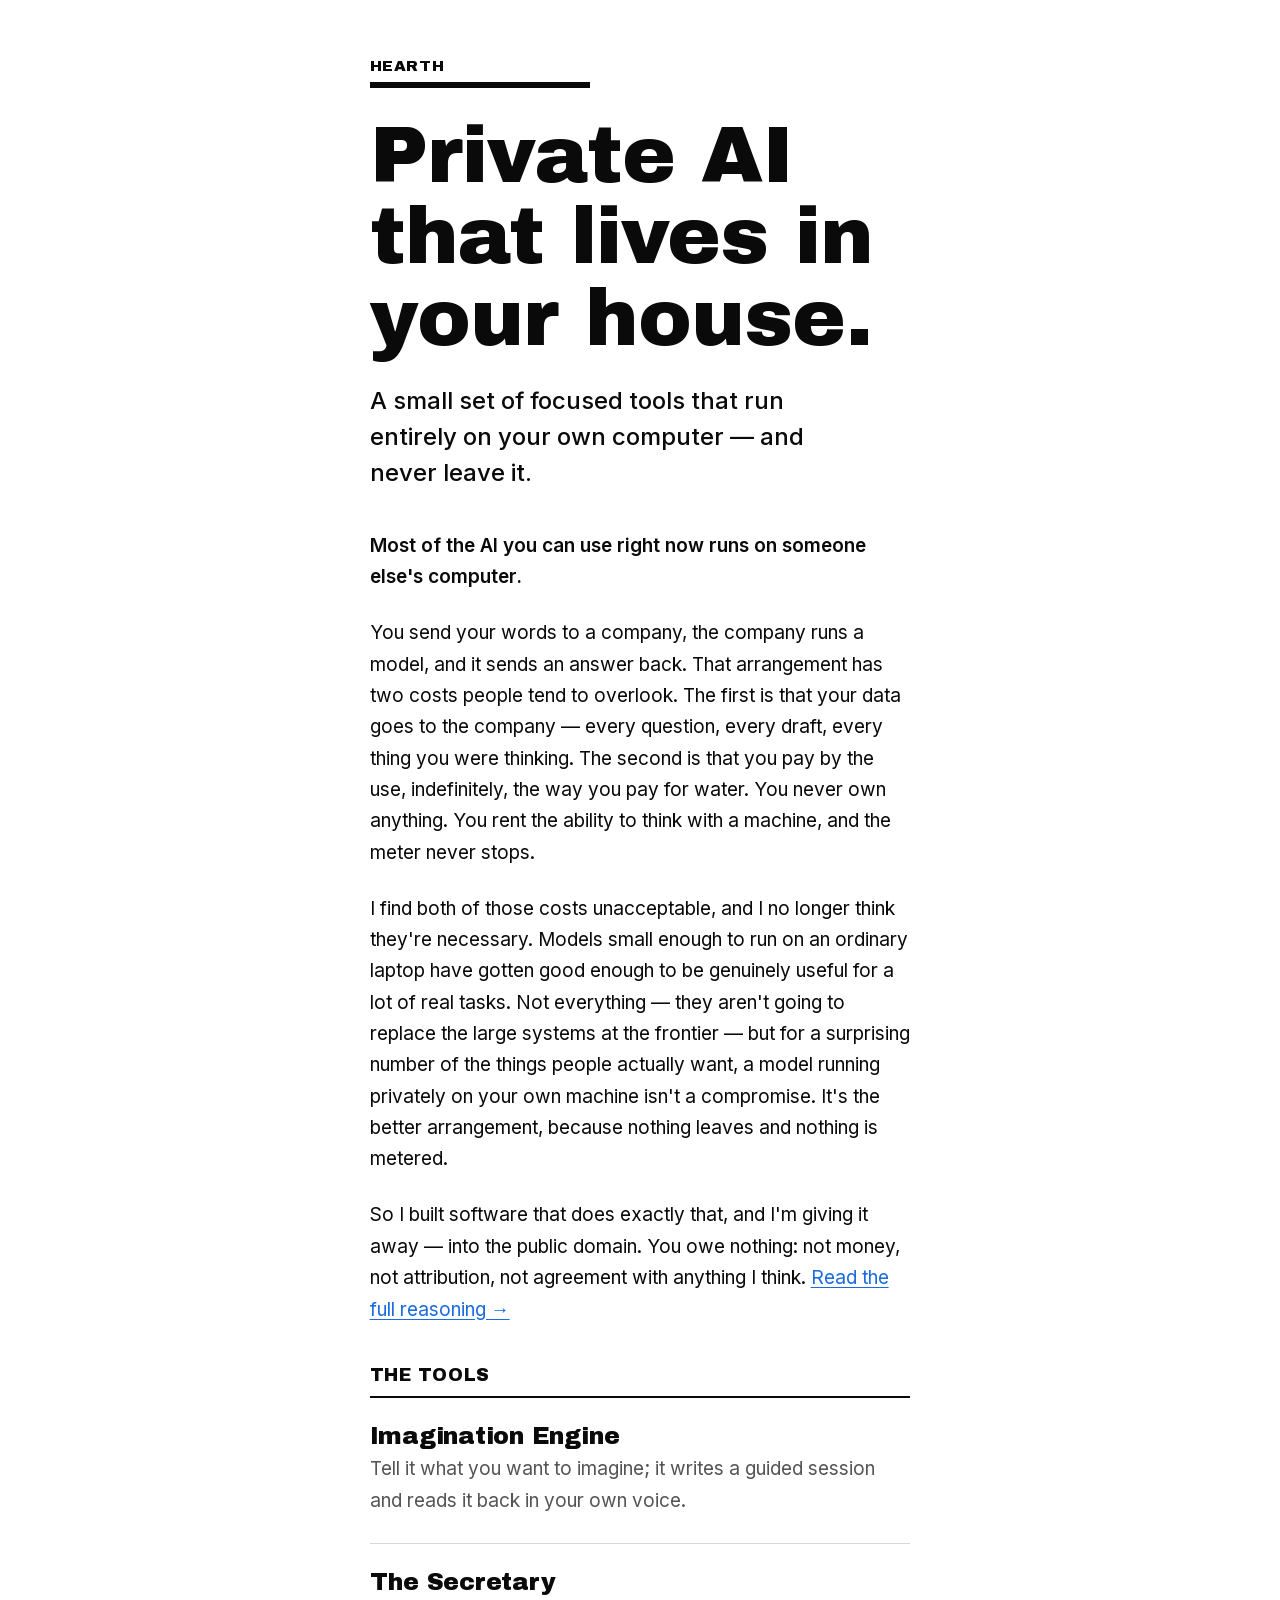
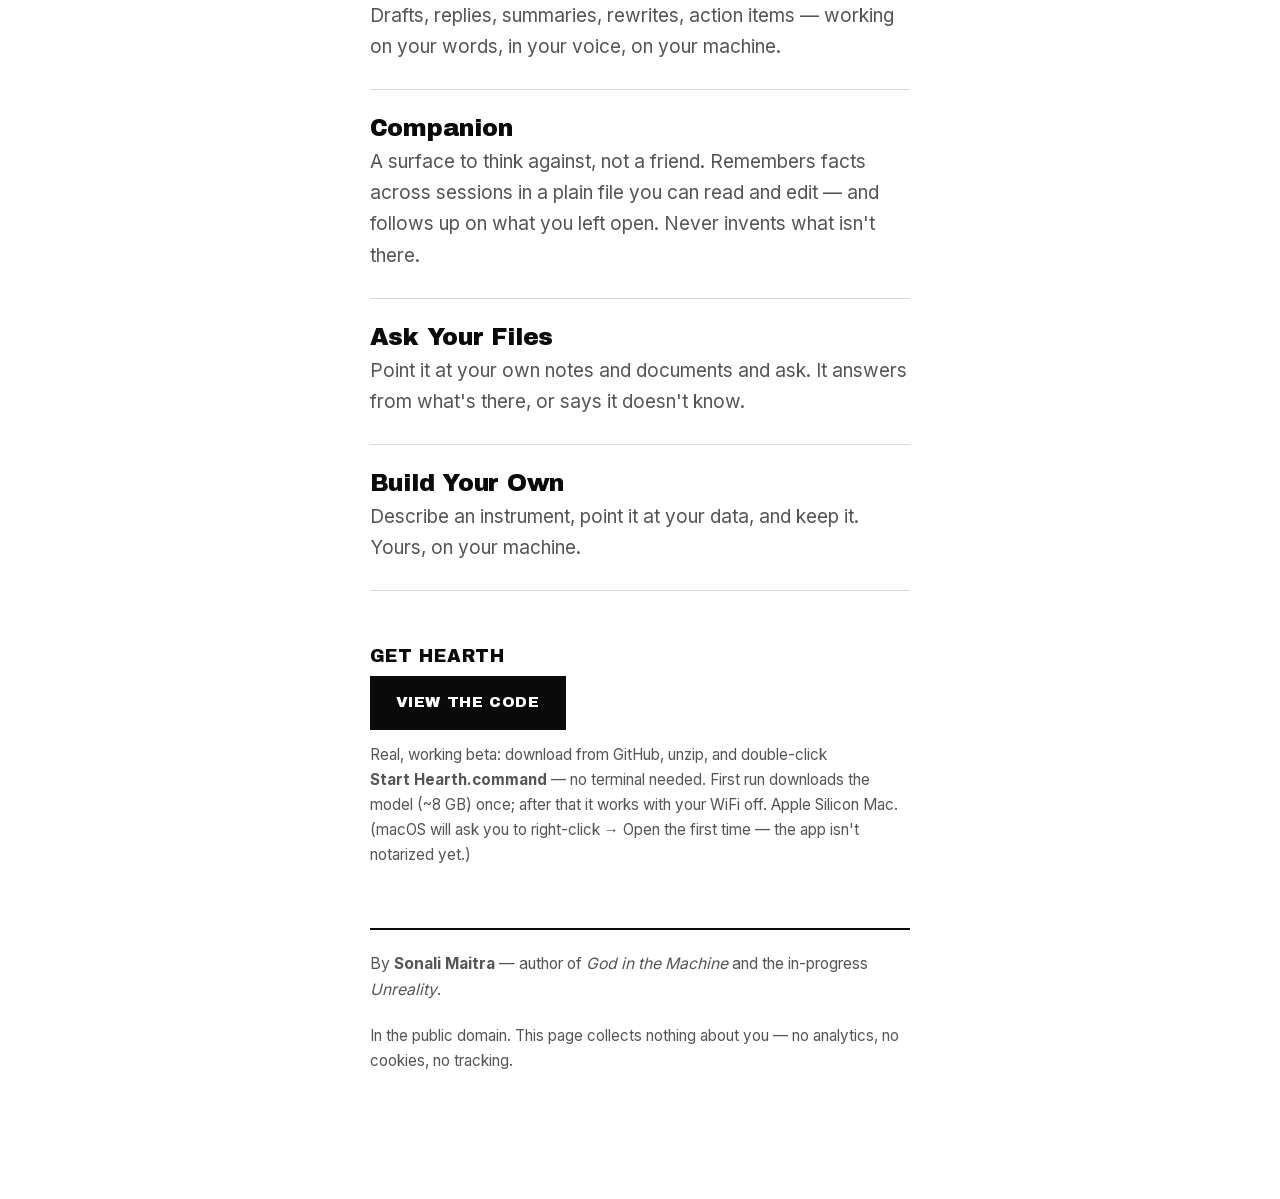
<file: index.html>
<!doctype html>
<html lang="en">
<head>
  <meta charset="utf-8">
  <meta name="viewport" content="width=device-width, initial-scale=1">
  <title>Hearth — private AI that lives in your house</title>
  <meta name="description" content="A small set of focused AI tools that run entirely on your own computer. Nothing is uploaded, metered, or sent anywhere. Public domain. By Sonali Maitra.">
  <meta property="og:title" content="Hearth">
  <meta property="og:description" content="Private AI that lives in your house and never leaves it.">
  <link rel="stylesheet" href="./hearth.css">
  <style>
    /* page-specific accents on top of the shared B&W theme */
    .lede { font-size: clamp(1.15rem, 2.4vw, 1.5rem); line-height: 1.5; max-width: 30ch;
      font-weight: 500; margin: 0 0 1.6em; }
    .essay p { max-width: 62ch; }
    .essay .standfirst { font-weight: 600; }
    .toolrow { border-top: 2px solid var(--ink); margin-top: 0.5em; }
    .t { border-bottom: 1px solid var(--faint); padding: 1.4em 0; }
    .t h3 { margin: 0 0 0.2em; } .t p { color: var(--dim); margin: 0; max-width: 60ch; }
    .t .tag { float: right; font-family: var(--display); font-size: 0.7rem; text-transform: uppercase;
      letter-spacing: 0.05em; color: var(--dim); border: 1px solid var(--faint); padding: 2px 7px; }
    .get { margin: 3em 0 1em; }
    .btn { display: inline-block; font-family: var(--display); text-transform: uppercase;
      letter-spacing: 0.04em; font-size: 0.95rem; padding: 14px 26px; background: var(--ink);
      color: var(--paper); text-decoration: none; }
    .btn:hover { background: var(--paper); color: var(--ink); box-shadow: inset 0 0 0 1.5px var(--ink); }
    .get .nb { color: var(--dim); font-size: 0.95rem; margin-top: 0.8em; }
    .byline { color: var(--dim); font-size: 0.98rem; }
    .byline em { font-style: italic; }
  </style>
</head>
<body>
  <div class="narrow">

    <p class="kicker">Hearth</p>
    <hr class="rule">
    <h1>Private AI that lives in your house.</h1>
    <p class="lede">A small set of focused tools that run entirely on your own computer — and never leave it.</p>

    <div class="essay">
      <p class="standfirst">Most of the AI you can use right now runs on someone else's computer.</p>
      <p>You send your words to a company, the company runs a model, and it sends an answer back. That arrangement has two costs people tend to overlook. The first is that your data goes to the company — every question, every draft, every thing you were thinking. The second is that you pay by the use, indefinitely, the way you pay for water. You never own anything. You rent the ability to think with a machine, and the meter never stops.</p>
      <p>I find both of those costs unacceptable, and I no longer think they're necessary. Models small enough to run on an ordinary laptop have gotten good enough to be genuinely useful for a lot of real tasks. Not everything — they aren't going to replace the large systems at the frontier — but for a surprising number of the things people actually want, a model running privately on your own machine isn't a compromise. It's the better arrangement, because nothing leaves and nothing is metered.</p>
      <p>So I built software that does exactly that, and I'm giving it away — into the public domain. You owe nothing: not money, not attribution, not agreement with anything I think. <a href="https://github.com/tsonali/hearth/blob/main/MANIFESTO.md">Read the full reasoning →</a></p>
    </div>

    <h2>The Tools</h2>
    <div class="toolrow">
      <div class="t"><h3>Imagination Engine</h3><p>Tell it what you want to imagine; it writes a guided session and reads it back in your own voice.</p></div>
      <div class="t"><h3>The Secretary</h3><p>Drafts, replies, summaries, rewrites, action items — working on your words, in your voice, on your machine.</p></div>
      <div class="t"><h3>Companion</h3><p>A surface to think against, not a friend. Remembers facts across sessions in a plain file you can read and edit — and follows up on what you left open. Never invents what isn't there.</p></div>
      <div class="t"><h3>Ask Your Files</h3><p>Point it at your own notes and documents and ask. It answers from what's there, or says it doesn't know.</p></div>
      <div class="t"><h3>Build Your Own</h3><p>Describe an instrument, point it at your data, and keep it. Yours, on your machine.</p></div>
    </div>

    <div class="get">
      <h2>Get Hearth</h2>
      <a class="btn" href="https://github.com/tsonali/hearth">View the code</a>
      <p class="nb">Real, working beta: download from GitHub, unzip, and double-click <strong>Start&nbsp;Hearth.command</strong> — no terminal needed. First run downloads the model (~8&nbsp;GB) once; after that it works with your WiFi off. Apple Silicon Mac. (macOS will ask you to right-click&nbsp;→&nbsp;Open the first time — the app isn't notarized yet.)</p>
    </div>

    <div class="foot">
      <p class="byline">By <strong>Sonali Maitra</strong> — author of <em>God in the Machine</em> and the in-progress <em>Unreality</em>.</p>
      In the public domain. This page collects nothing about you — no analytics, no cookies, no tracking.
    </div>

  </div>
</body>
</html>
</file>
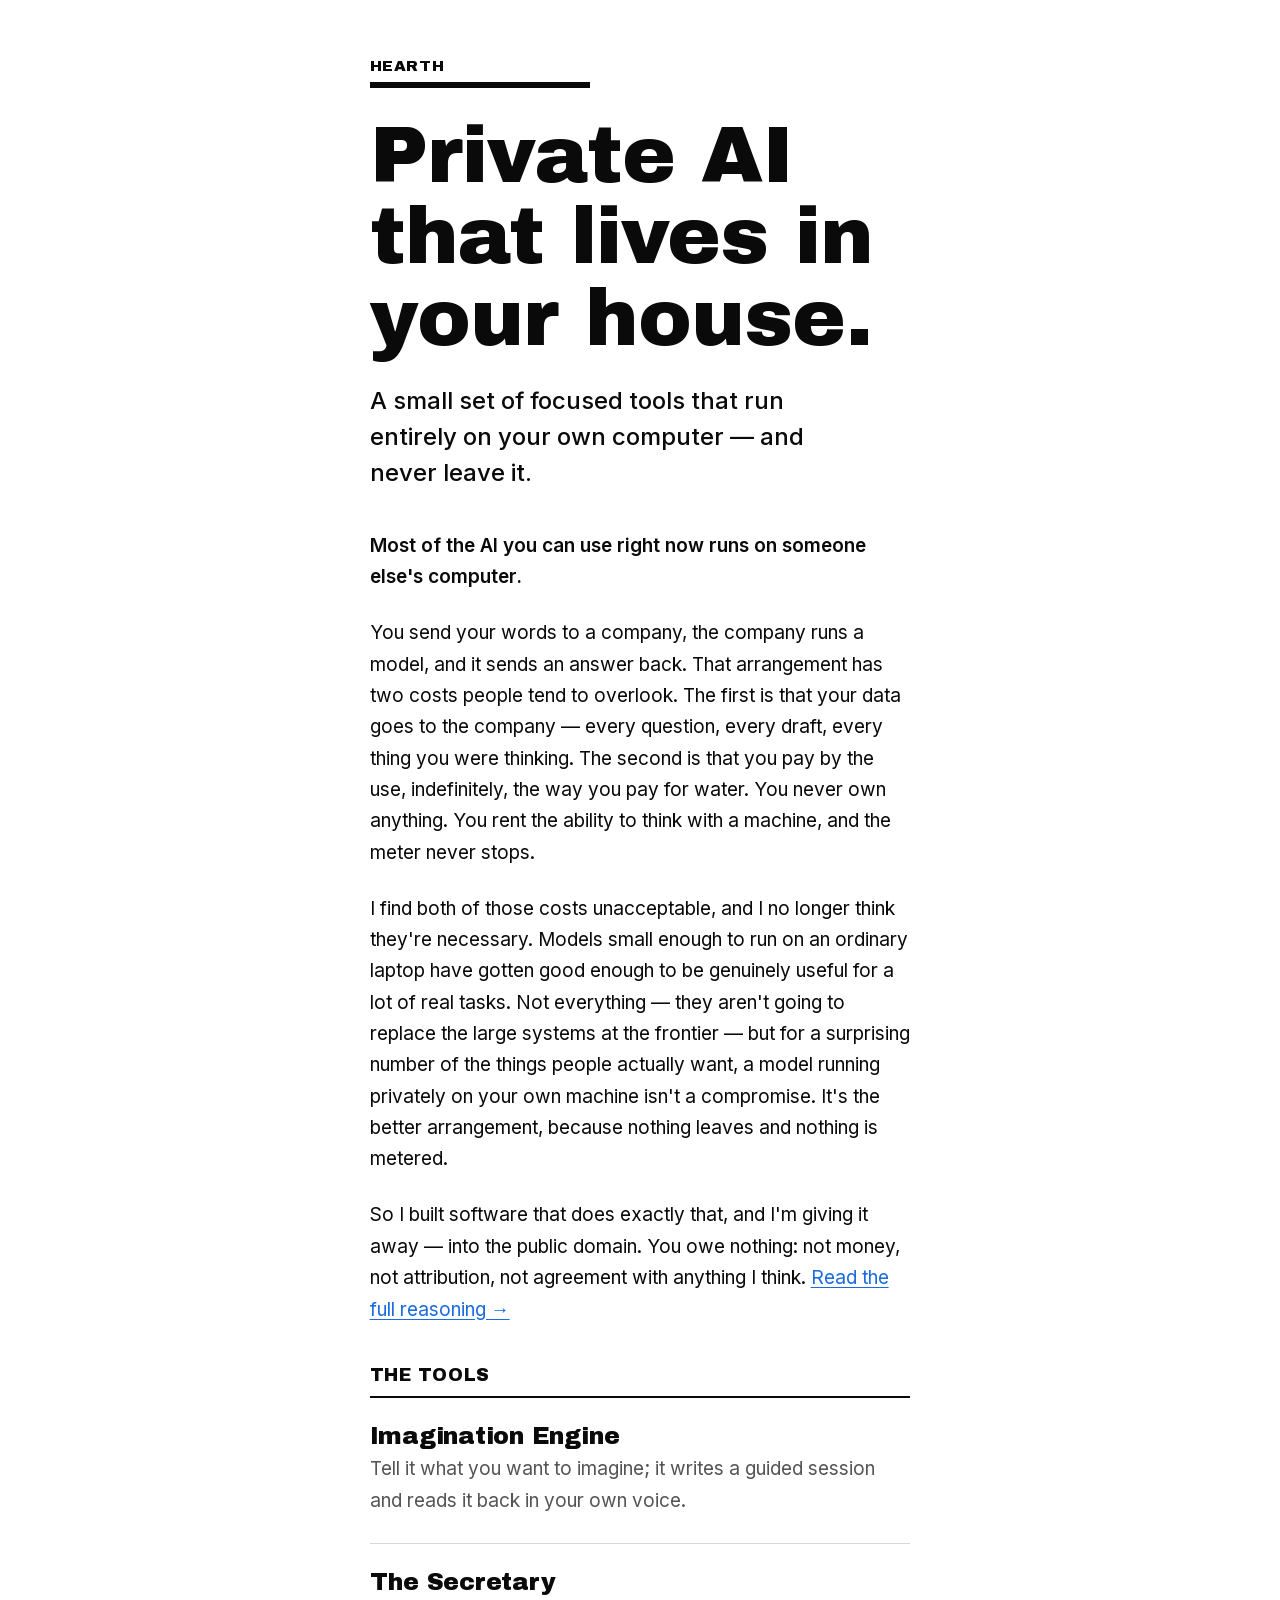
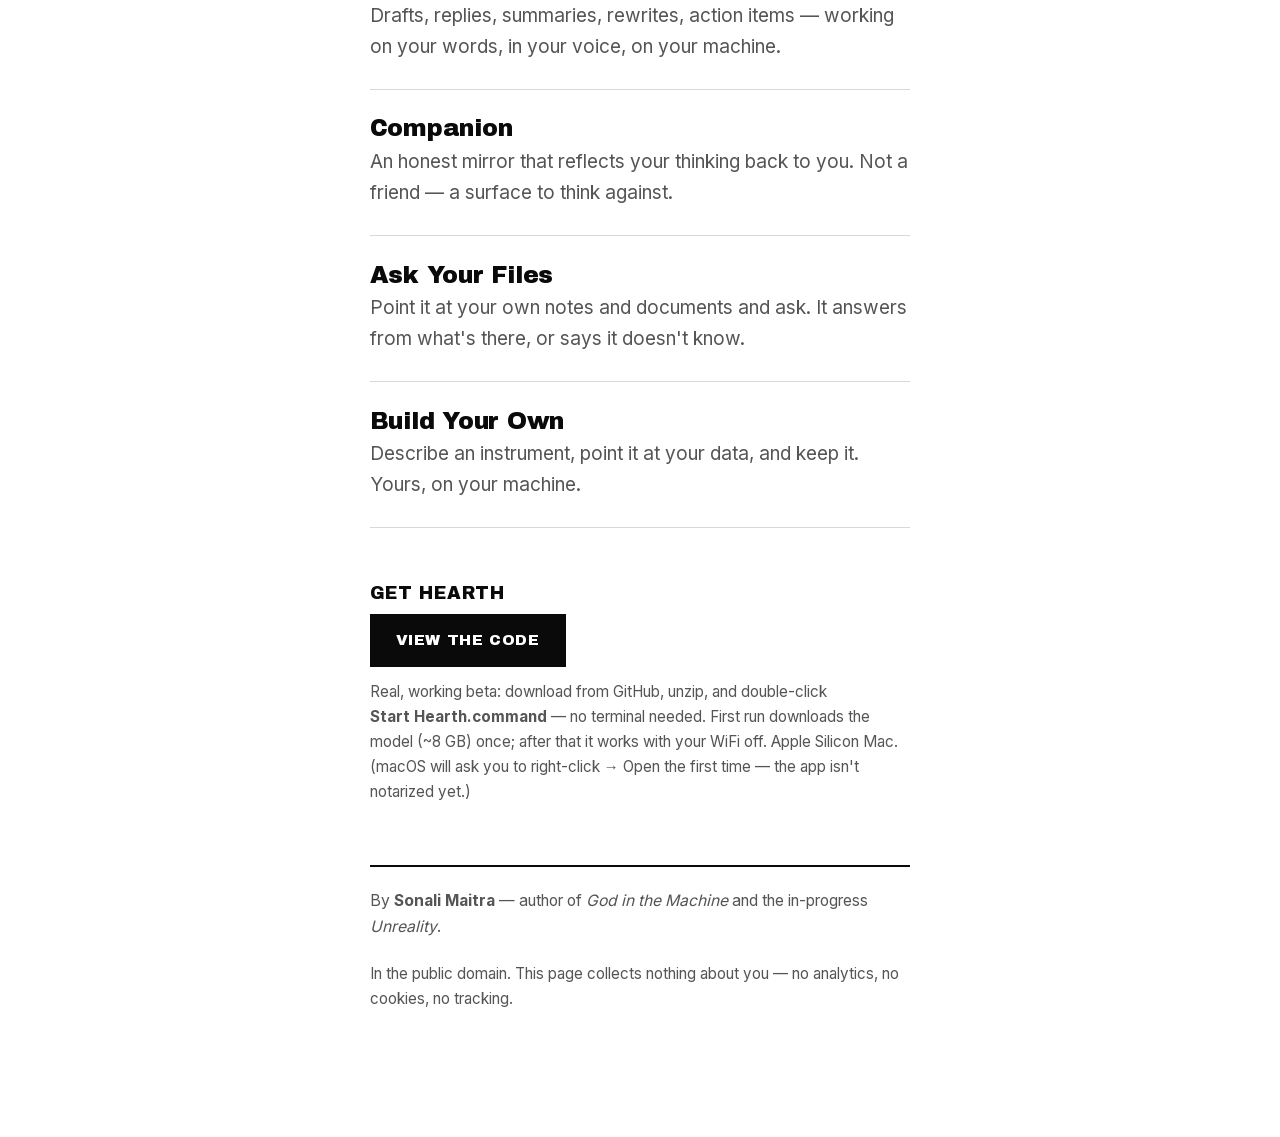
<file: site/index.html>
<!doctype html>
<html lang="en">
<head>
  <meta charset="utf-8">
  <meta name="viewport" content="width=device-width, initial-scale=1">
  <title>Hearth — private AI that lives in your house</title>
  <meta name="description" content="A small set of focused AI tools that run entirely on your own computer. Nothing is uploaded, metered, or sent anywhere. Public domain. By Sonali Maitra.">
  <meta property="og:title" content="Hearth">
  <meta property="og:description" content="Private AI that lives in your house and never leaves it.">
  <link rel="stylesheet" href="./hearth.css">
  <style>
    /* page-specific accents on top of the shared B&W theme */
    .lede { font-size: clamp(1.15rem, 2.4vw, 1.5rem); line-height: 1.5; max-width: 30ch;
      font-weight: 500; margin: 0 0 1.6em; }
    .essay p { max-width: 62ch; }
    .essay .standfirst { font-weight: 600; }
    .toolrow { border-top: 2px solid var(--ink); margin-top: 0.5em; }
    .t { border-bottom: 1px solid var(--faint); padding: 1.4em 0; }
    .t h3 { margin: 0 0 0.2em; } .t p { color: var(--dim); margin: 0; max-width: 60ch; }
    .t .tag { float: right; font-family: var(--display); font-size: 0.7rem; text-transform: uppercase;
      letter-spacing: 0.05em; color: var(--dim); border: 1px solid var(--faint); padding: 2px 7px; }
    .get { margin: 3em 0 1em; }
    .btn { display: inline-block; font-family: var(--display); text-transform: uppercase;
      letter-spacing: 0.04em; font-size: 0.95rem; padding: 14px 26px; background: var(--ink);
      color: var(--paper); text-decoration: none; }
    .btn:hover { background: var(--paper); color: var(--ink); box-shadow: inset 0 0 0 1.5px var(--ink); }
    .get .nb { color: var(--dim); font-size: 0.95rem; margin-top: 0.8em; }
    .byline { color: var(--dim); font-size: 0.98rem; }
    .byline em { font-style: italic; }
  </style>
</head>
<body>
  <div class="narrow">

    <p class="kicker">Hearth</p>
    <hr class="rule">
    <h1>Private AI that lives in your house.</h1>
    <p class="lede">A small set of focused tools that run entirely on your own computer — and never leave it.</p>

    <div class="essay">
      <p class="standfirst">Most of the AI you can use right now runs on someone else's computer.</p>
      <p>You send your words to a company, the company runs a model, and it sends an answer back. That arrangement has two costs people tend to overlook. The first is that your data goes to the company — every question, every draft, every thing you were thinking. The second is that you pay by the use, indefinitely, the way you pay for water. You never own anything. You rent the ability to think with a machine, and the meter never stops.</p>
      <p>I find both of those costs unacceptable, and I no longer think they're necessary. Models small enough to run on an ordinary laptop have gotten good enough to be genuinely useful for a lot of real tasks. Not everything — they aren't going to replace the large systems at the frontier — but for a surprising number of the things people actually want, a model running privately on your own machine isn't a compromise. It's the better arrangement, because nothing leaves and nothing is metered.</p>
      <p>So I built software that does exactly that, and I'm giving it away — into the public domain. You owe nothing: not money, not attribution, not agreement with anything I think. <a href="https://github.com/tsonali/hearth/blob/main/MANIFESTO.md">Read the full reasoning →</a></p>
    </div>

    <h2>The Tools</h2>
    <div class="toolrow">
      <div class="t"><h3>Imagination Engine</h3><p>Tell it what you want to imagine; it writes a guided session and reads it back in your own voice.</p></div>
      <div class="t"><h3>The Secretary</h3><p>Drafts, replies, summaries, rewrites, action items — working on your words, in your voice, on your machine.</p></div>
      <div class="t"><h3>Companion</h3><p>An honest mirror that reflects your thinking back to you. Not a friend — a surface to think against.</p></div>
      <div class="t"><h3>Ask Your Files</h3><p>Point it at your own notes and documents and ask. It answers from what's there, or says it doesn't know.</p></div>
      <div class="t"><h3>Build Your Own</h3><p>Describe an instrument, point it at your data, and keep it. Yours, on your machine.</p></div>
    </div>

    <div class="get">
      <h2>Get Hearth</h2>
      <a class="btn" href="https://github.com/tsonali/hearth">View the code</a>
      <p class="nb">Real, working beta: download from GitHub, unzip, and double-click <strong>Start&nbsp;Hearth.command</strong> — no terminal needed. First run downloads the model (~8&nbsp;GB) once; after that it works with your WiFi off. Apple Silicon Mac. (macOS will ask you to right-click&nbsp;→&nbsp;Open the first time — the app isn't notarized yet.)</p>
    </div>

    <div class="foot">
      <p class="byline">By <strong>Sonali Maitra</strong> — author of <em>God in the Machine</em> and the in-progress <em>Unreality</em>.</p>
      In the public domain. This page collects nothing about you — no analytics, no cookies, no tracking.
    </div>

  </div>
</body>
</html>
</file>
<file: hearth.css>
/* Hearth — black & white editorial theme.
   Serious, purpose-driven, institutional (ref: BU Tanglewood Lifebook).
   Big bold mixed-case headlines (Archivo Black), caps for labels/nav, clean
   humanist body (Inter), lots of whitespace, pure black on pure white. */

@font-face { font-family: 'Archivo Black'; src: url('./fonts/archivo-black-latin.woff2') format('woff2');
  font-weight: 400; font-display: swap; }
@font-face { font-family: 'Inter'; src: url('./fonts/inter-var-latin.woff2') format('woff2');
  font-weight: 100 900; font-display: swap; }

:root {
  --ink: #0a0a0a;
  --paper: #ffffff;
  --dim: #555555;
  --rule: #0a0a0a;
  --faint: #d8d8d8;
  --link: #1a6be0;          /* the single restrained accent, like the reference */
  --display: 'Archivo Black', 'Arial Black', sans-serif;
  --body: 'Inter', -apple-system, 'Helvetica Neue', Arial, sans-serif;
  --pad-x: 7vw;
}

* { box-sizing: border-box; }
html { -webkit-font-smoothing: antialiased; }
body {
  margin: 0; background: var(--paper); color: var(--ink);
  font-family: var(--body); font-size: 19px; line-height: 1.65;
  font-weight: 400;
}

h1, h2, h3 { font-family: var(--display); font-weight: 400; line-height: 1.02;
  letter-spacing: -0.01em; }
h1 { font-size: clamp(2.6rem, 7vw, 5rem); margin: 0 0 0.3em; }
h2 { font-size: 1.1rem; text-transform: uppercase; letter-spacing: 0.04em;
  margin: 2.4em 0 0.6em; }
h3 { font-size: 1.5rem; margin: 0 0 0.35em; }

p { margin: 0 0 1.3em; max-width: 60ch; }
em, i { font-style: italic; }
a { color: var(--link); text-decoration: underline; text-underline-offset: 3px; }
a:hover { color: var(--ink); }

.kicker { font-family: var(--display); text-transform: uppercase;
  letter-spacing: 0.04em; font-size: 0.95rem; color: var(--ink); margin: 0 0 0.2em; }
.rule { border: 0; border-top: 6px solid var(--rule); margin: 0 0 1.4em; max-width: 220px; }
.dim { color: var(--dim); }

/* layout */
.wrap { max-width: 1100px; margin: 0 auto; padding: 6vh var(--pad-x) 12vh; }
.narrow { max-width: 720px; margin: 0 auto; padding: 6vh var(--pad-x) 14vh; }
.home { display: inline-block; font-family: var(--display); text-transform: uppercase;
  font-size: 0.85rem; letter-spacing: 0.04em; color: var(--ink); text-decoration: none;
  margin-bottom: 2.5em; }
.home:hover { color: var(--link); }

/* tool index (hub) — an institutional list, not gimmick cards */
.tools { border-top: 2px solid var(--rule); margin-top: 2.5em; }
.tool { display: block; border-bottom: 1px solid var(--faint); padding: 1.5em 0;
  color: var(--ink); text-decoration: none; }
.tool:hover { background: #fafafa; }
.tool h3 { text-transform: none; }
.tool p { color: var(--dim); margin: 0; font-size: 1.02rem; }
.tool.disabled { opacity: 0.45; pointer-events: none; }
.tool .tag { float: right; font-family: var(--display); font-size: 0.7rem;
  text-transform: uppercase; letter-spacing: 0.05em; color: var(--dim);
  border: 1px solid var(--faint); padding: 2px 7px; }

/* chat / qa surfaces */
.note { border-left: 3px solid var(--ink); padding: 0.4em 0 0.4em 1.1em;
  margin: 1.6em 0 2.2em; color: var(--dim); font-size: 1.02rem; max-width: 60ch; }
.note strong { color: var(--ink); }
.row { display: flex; gap: 12px; margin: 1em 0; }
input[type=text], #box, #q, #path {
  flex: 1; font-family: var(--body); font-size: 1.05rem; padding: 12px 14px;
  border: 1.5px solid var(--ink); background: var(--paper); color: var(--ink); }
input:focus { outline: 2px solid var(--ink); outline-offset: -1px; }
button { font-family: var(--display); text-transform: uppercase; font-size: 0.85rem;
  letter-spacing: 0.04em; padding: 12px 22px; background: var(--ink); color: var(--paper);
  border: 1.5px solid var(--ink); cursor: pointer; }
button:hover { background: var(--paper); color: var(--ink); }
button:disabled { background: var(--faint); border-color: var(--faint); color: #fff; cursor: default; }

#log { margin-top: 1.5em; }
.msg, .a { white-space: pre-wrap; line-height: 1.6; margin: 0 0 1.4em; }
.you, .q { font-weight: 600; }
.you::before { content: "YOU — "; font-family: var(--display); font-size: 0.72rem;
  letter-spacing: 0.05em; color: var(--dim); }
.q::before { content: "Q — "; font-family: var(--display); font-size: 0.72rem; color: var(--dim); }
.think { color: var(--dim); font-style: italic; }
.src { color: var(--dim); font-size: 0.85rem; margin-top: -0.8em; margin-bottom: 1.6em;
  text-transform: uppercase; letter-spacing: 0.03em; }

.foot { margin-top: 4em; border-top: 2px solid var(--rule); padding-top: 1.4em;
  color: var(--dim); font-size: 0.95rem; }
.foot a { color: var(--dim); }
.foot a:hover { color: var(--ink); }
</file>
<file: site/hearth.css>
/* Hearth — black & white editorial theme.
   Serious, purpose-driven, institutional (ref: BU Tanglewood Lifebook).
   Big bold mixed-case headlines (Archivo Black), caps for labels/nav, clean
   humanist body (Inter), lots of whitespace, pure black on pure white. */

@font-face { font-family: 'Archivo Black'; src: url('./fonts/archivo-black-latin.woff2') format('woff2');
  font-weight: 400; font-display: swap; }
@font-face { font-family: 'Inter'; src: url('./fonts/inter-var-latin.woff2') format('woff2');
  font-weight: 100 900; font-display: swap; }

:root {
  --ink: #0a0a0a;
  --paper: #ffffff;
  --dim: #555555;
  --rule: #0a0a0a;
  --faint: #d8d8d8;
  --link: #1a6be0;          /* the single restrained accent, like the reference */
  --display: 'Archivo Black', 'Arial Black', sans-serif;
  --body: 'Inter', -apple-system, 'Helvetica Neue', Arial, sans-serif;
  --pad-x: 7vw;
}

* { box-sizing: border-box; }
html { -webkit-font-smoothing: antialiased; }
body {
  margin: 0; background: var(--paper); color: var(--ink);
  font-family: var(--body); font-size: 19px; line-height: 1.65;
  font-weight: 400;
}

h1, h2, h3 { font-family: var(--display); font-weight: 400; line-height: 1.02;
  letter-spacing: -0.01em; }
h1 { font-size: clamp(2.6rem, 7vw, 5rem); margin: 0 0 0.3em; }
h2 { font-size: 1.1rem; text-transform: uppercase; letter-spacing: 0.04em;
  margin: 2.4em 0 0.6em; }
h3 { font-size: 1.5rem; margin: 0 0 0.35em; }

p { margin: 0 0 1.3em; max-width: 60ch; }
em, i { font-style: italic; }
a { color: var(--link); text-decoration: underline; text-underline-offset: 3px; }
a:hover { color: var(--ink); }

.kicker { font-family: var(--display); text-transform: uppercase;
  letter-spacing: 0.04em; font-size: 0.95rem; color: var(--ink); margin: 0 0 0.2em; }
.rule { border: 0; border-top: 6px solid var(--rule); margin: 0 0 1.4em; max-width: 220px; }
.dim { color: var(--dim); }

/* layout */
.wrap { max-width: 1100px; margin: 0 auto; padding: 6vh var(--pad-x) 12vh; }
.narrow { max-width: 720px; margin: 0 auto; padding: 6vh var(--pad-x) 14vh; }
.home { display: inline-block; font-family: var(--display); text-transform: uppercase;
  font-size: 0.85rem; letter-spacing: 0.04em; color: var(--ink); text-decoration: none;
  margin-bottom: 2.5em; }
.home:hover { color: var(--link); }

/* tool index (hub) — an institutional list, not gimmick cards */
.tools { border-top: 2px solid var(--rule); margin-top: 2.5em; }
.tool { display: block; border-bottom: 1px solid var(--faint); padding: 1.5em 0;
  color: var(--ink); text-decoration: none; }
.tool:hover { background: #fafafa; }
.tool h3 { text-transform: none; }
.tool p { color: var(--dim); margin: 0; font-size: 1.02rem; }
.tool.disabled { opacity: 0.45; pointer-events: none; }
.tool .tag { float: right; font-family: var(--display); font-size: 0.7rem;
  text-transform: uppercase; letter-spacing: 0.05em; color: var(--dim);
  border: 1px solid var(--faint); padding: 2px 7px; }

/* chat / qa surfaces */
.note { border-left: 3px solid var(--ink); padding: 0.4em 0 0.4em 1.1em;
  margin: 1.6em 0 2.2em; color: var(--dim); font-size: 1.02rem; max-width: 60ch; }
.note strong { color: var(--ink); }
.row { display: flex; gap: 12px; margin: 1em 0; }
input[type=text], #box, #q, #path {
  flex: 1; font-family: var(--body); font-size: 1.05rem; padding: 12px 14px;
  border: 1.5px solid var(--ink); background: var(--paper); color: var(--ink); }
input:focus { outline: 2px solid var(--ink); outline-offset: -1px; }
button { font-family: var(--display); text-transform: uppercase; font-size: 0.85rem;
  letter-spacing: 0.04em; padding: 12px 22px; background: var(--ink); color: var(--paper);
  border: 1.5px solid var(--ink); cursor: pointer; }
button:hover { background: var(--paper); color: var(--ink); }
button:disabled { background: var(--faint); border-color: var(--faint); color: #fff; cursor: default; }

#log { margin-top: 1.5em; }
.msg, .a { white-space: pre-wrap; line-height: 1.6; margin: 0 0 1.4em; }
.you, .q { font-weight: 600; }
.you::before { content: "YOU — "; font-family: var(--display); font-size: 0.72rem;
  letter-spacing: 0.05em; color: var(--dim); }
.q::before { content: "Q — "; font-family: var(--display); font-size: 0.72rem; color: var(--dim); }
.think { color: var(--dim); font-style: italic; }
.src { color: var(--dim); font-size: 0.85rem; margin-top: -0.8em; margin-bottom: 1.6em;
  text-transform: uppercase; letter-spacing: 0.03em; }

.foot { margin-top: 4em; border-top: 2px solid var(--rule); padding-top: 1.4em;
  color: var(--dim); font-size: 0.95rem; }
.foot a { color: var(--dim); }
.foot a:hover { color: var(--ink); }
</file>
